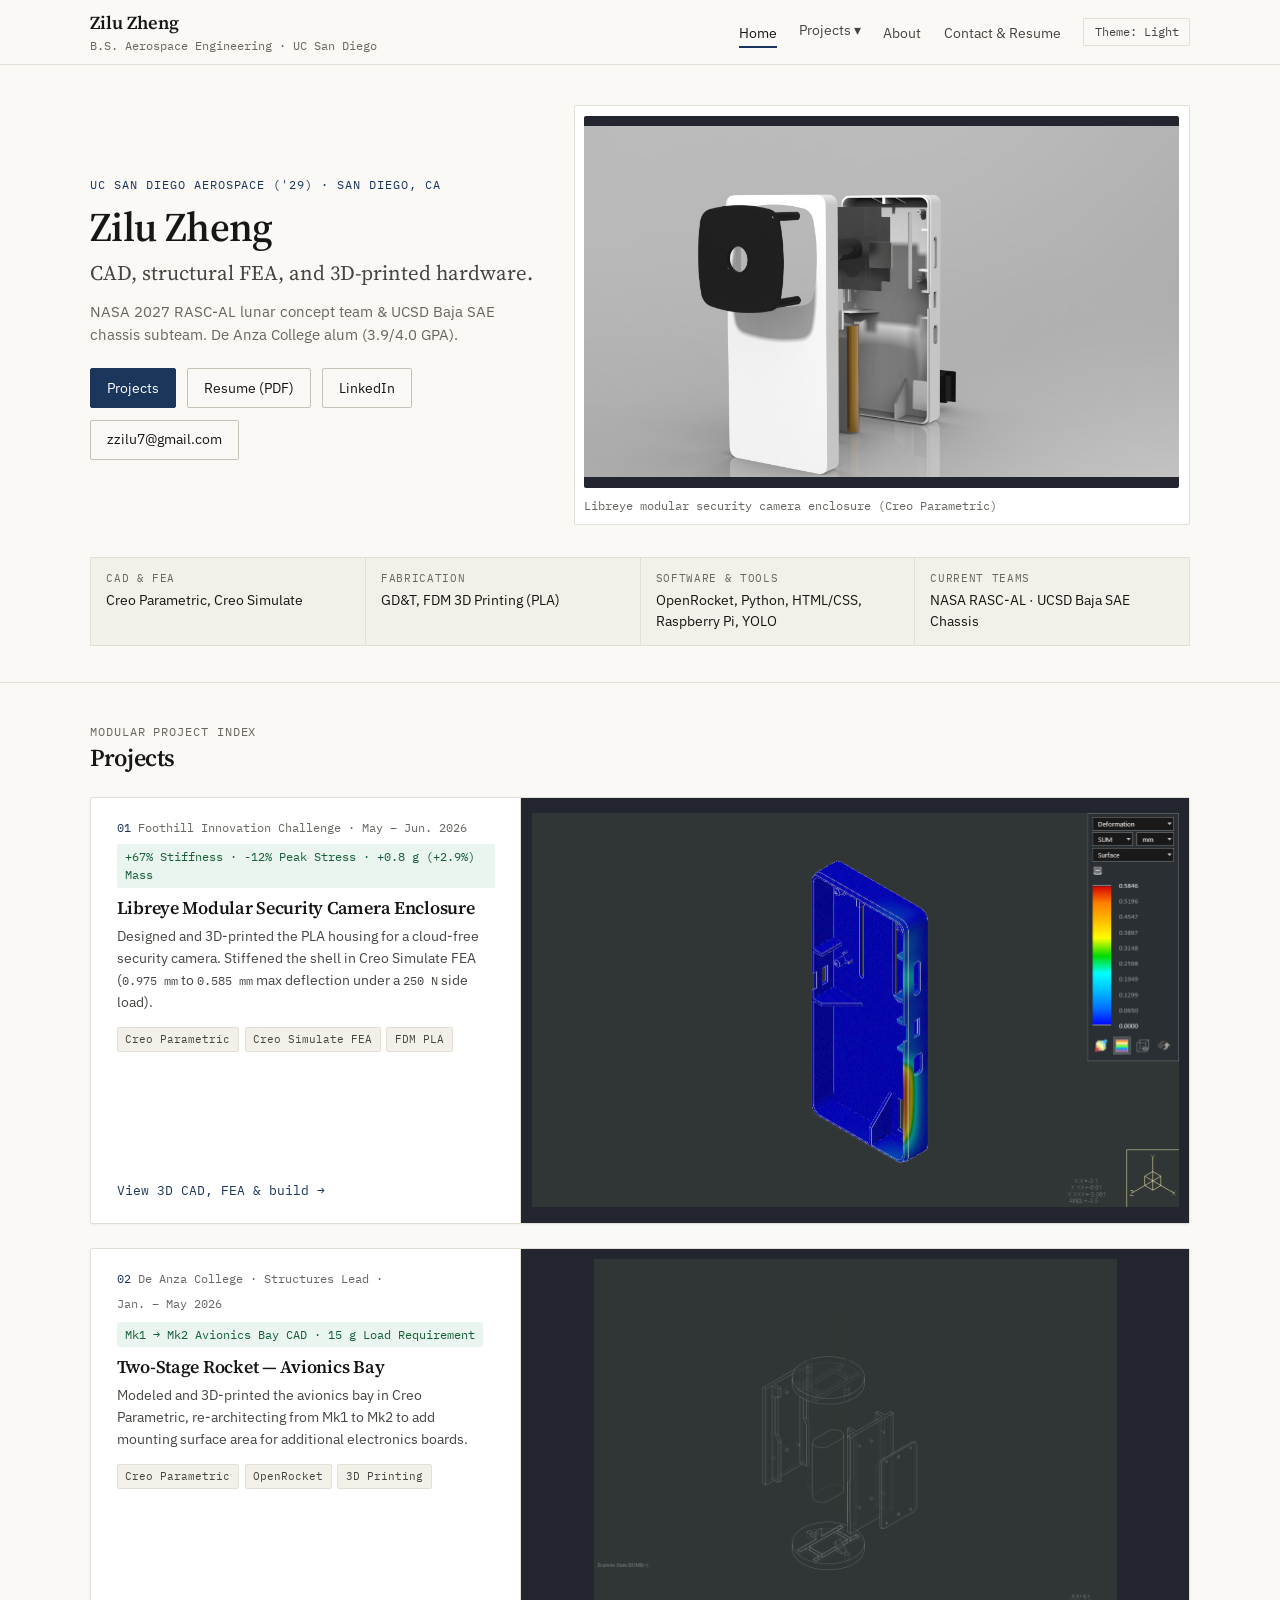
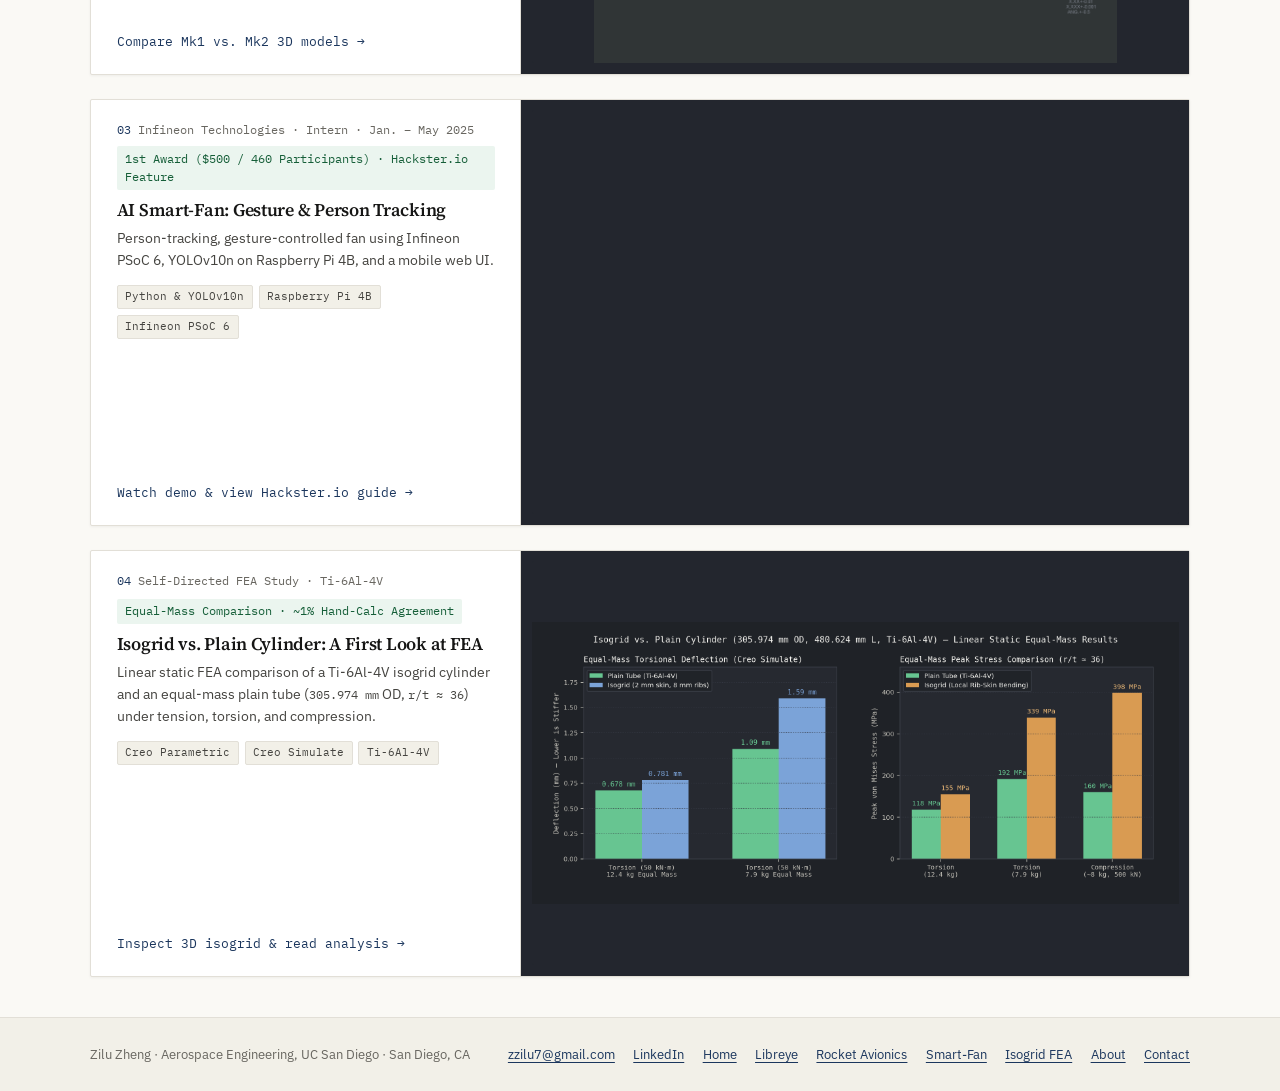
<file: index.html>
<!DOCTYPE html>
<html lang="en">
<head>
  <meta charset="UTF-8">
  <meta name="viewport" content="width=device-width, initial-scale=1.0">
  <title>Zilu Zheng — Aerospace Engineering Portfolio</title>
  <meta name="description" content="Aerospace engineering portfolio of Zilu Zheng (UC San Diego '29).">
  <link rel="preconnect" href="https://fonts.googleapis.com">
  <link rel="preconnect" href="https://fonts.gstatic.com" crossorigin>
  <link href="https://fonts.googleapis.com/css2?family=IBM+Plex+Mono:wght@400;500&family=IBM+Plex+Sans:wght@400;500&family=Source+Serif+4:opsz,wght@8..60,500;8..60,600&display=swap" rel="stylesheet">
  <link rel="stylesheet" href="style.css">
</head>
<body>
  <a href="#main-content" class="skip-link">Skip to main content</a>
  <header class="site-header">
    <div class="container header-inner">
      <a href="index.html" class="brand">
        <span class="brand-name">Zilu Zheng</span>
        <span class="brand-meta">B.S. Aerospace Engineering · UC San Diego</span>
      </a>

      <div class="nav-wrapper">
        <button type="button" id="mobile-menu-btn" class="mobile-menu-btn" aria-expanded="false" aria-controls="site-nav">Menu</button>
        <nav id="site-nav" class="site-nav" aria-label="Primary navigation">
          <ul>
            <li><a href="index.html" aria-current="page">Home</a></li>
            <li class="nav-dropdown">
              <a href="index.html#featured-projects-list" class="nav-dropdown-trigger">Projects &#9662;</a>
              <ul class="nav-dropdown-menu" aria-label="Project Pages">
                <li><a href="projects/libreye.html">01 · Libreye Camera Enclosure</a></li>
                <li><a href="projects/two-stage-rocket.html">02 · Rocket Avionics Bay</a></li>
                <li><a href="projects/ai-smart-fan.html">03 · AI Smart-Fan</a></li>
                <li><a href="projects/isogrid-analysis.html">04 · Isogrid Analysis</a></li>
              </ul>
            </li>
            <li><a href="about.html">About</a></li>
            <li><a href="contact.html">Contact &amp; Resume</a></li>
          </ul>
        </nav>
        <button type="button" id="theme-toggle" class="theme-toggle" aria-pressed="false">Theme: Light</button>
      </div>
    </div>
  </header>

  <main id="main-content">
    <section class="hero">
      <div class="container">
        <div class="hero-grid">
          <div>
            <span class="hero-eyebrow">UC San Diego Aerospace ('29) · San Diego, CA</span>
            <h1 class="hero-title">Zilu Zheng</h1>
            <p class="hero-oneliner">
              CAD, structural FEA, and 3D-printed hardware.
            </p>
            <p class="hero-intro">
              NASA 2027 RASC-AL lunar concept team &amp; UCSD Baja SAE chassis subteam. De Anza College alum (3.9/4.0 GPA).
            </p>
            <div class="hero-actions">
              <a href="#featured-projects-list" class="btn btn-primary">Projects</a>
              <a href="assets/docs/Zilu-Zheng-Resume.pdf" download class="btn btn-secondary">Resume (PDF)</a>
              <a href="https://www.linkedin.com/in/ziluzheng/" target="_blank" rel="noopener noreferrer" class="btn btn-secondary">LinkedIn</a>
              <a href="mailto:zzilu7@gmail.com" class="btn btn-secondary">zzilu7@gmail.com</a>
            </div>
          </div>

          <figure class="placeholder-figure">
            <img src="assets/images/Libreye_Exploded_Render.jpg" alt="Exploded Creo Parametric render of the Libreye camera enclosure" loading="eager">
            <figcaption>Libreye modular security camera enclosure (Creo Parametric)</figcaption>
          </figure>
        </div>

        <div class="spec-strip" role="region" aria-label="Technical Snapshot">
          <div class="spec-cell">
            <div class="spec-label">CAD &amp; FEA</div>
            <div class="spec-value">Creo Parametric, Creo Simulate</div>
          </div>
          <div class="spec-cell">
            <div class="spec-label">Fabrication</div>
            <div class="spec-value">GD&amp;T, FDM 3D Printing (PLA)</div>
          </div>
          <div class="spec-cell">
            <div class="spec-label">Software &amp; Tools</div>
            <div class="spec-value">OpenRocket, Python, HTML/CSS, Raspberry Pi, YOLO</div>
          </div>
          <div class="spec-cell">
            <div class="spec-label">Current Teams</div>
            <div class="spec-value">NASA RASC-AL · UCSD Baja SAE Chassis</div>
          </div>
        </div>
      </div>
    </section>

    <section id="featured-projects-list" class="section">
      <div class="container">
        <div class="section-header">
          <div>
            <span class="section-kicker">Modular Project Index</span>
            <h2>Projects</h2>
          </div>
        </div>

        <div class="project-list">
          <!-- PROJECT 01 -->
          <article class="project-card reveal">
            <div class="project-card-body">
              <div>
                <div class="project-meta-top">
                  <span class="project-index">01</span>
                  <span>Foothill Innovation Challenge</span>
                  <span>·</span>
                  <span>May – Jun. 2026</span>
                </div>
                <span class="project-lead-metric">+67% Stiffness · -12% Peak Stress · +0.8 g (+2.9%) Mass</span>
                <h3 class="project-card-title">
                  <a href="projects/libreye.html">Libreye Modular Security Camera Enclosure</a>
                </h3>
                <p class="project-card-summary">
                  Designed and 3D-printed the PLA housing for a cloud-free security camera. Stiffened the shell in Creo Simulate FEA (<code>0.975 mm</code> to <code>0.585 mm</code> max deflection under a <code>250 N</code> side load).
                </p>
                <ul class="project-tags" aria-label="Technologies used">
                  <li>Creo Parametric</li>
                  <li>Creo Simulate FEA</li>
                  <li>FDM PLA</li>
                </ul>
              </div>
              <a href="projects/libreye.html" class="project-card-link">
                View 3D CAD, FEA &amp; build &rarr;
              </a>
            </div>
            <div class="project-card-visual">
              <img src="assets/images/shell_fea_deform_after.png" alt="Creo Simulate FEA deformation plot after stiffening" loading="lazy">
            </div>
          </article>

          <!-- PROJECT 02 -->
          <article class="project-card reveal">
            <div class="project-card-body">
              <div>
                <div class="project-meta-top">
                  <span class="project-index">02</span>
                  <span>De Anza College · Structures Lead</span>
                  <span>·</span>
                  <span>Jan. – May 2026</span>
                </div>
                <span class="project-lead-metric">Mk1 &rarr; Mk2 Avionics Bay CAD · 15 g Load Requirement</span>
                <h3 class="project-card-title">
                  <a href="projects/two-stage-rocket.html">Two-Stage Rocket — Avionics Bay</a>
                </h3>
                <p class="project-card-summary">
                  Modeled and 3D-printed the avionics bay in Creo Parametric, re-architecting from Mk1 to Mk2 to add mounting surface area for additional electronics boards.
                </p>
                <ul class="project-tags" aria-label="Technologies used">
                  <li>Creo Parametric</li>
                  <li>OpenRocket</li>
                  <li>3D Printing</li>
                </ul>
              </div>
              <a href="projects/two-stage-rocket.html" class="project-card-link">
                Compare Mk1 vs. Mk2 3D models &rarr;
              </a>
            </div>
            <div class="project-card-visual">
              <img src="assets/images/avi_bay_exploded_wireframe.png" alt="Creo Parametric exploded wireframe of the Mk2 avionics bay" loading="lazy">
            </div>
          </article>

          <!-- PROJECT 03 -->
          <article class="project-card reveal">
            <div class="project-card-body">
              <div>
                <div class="project-meta-top">
                  <span class="project-index">03</span>
                  <span>Infineon Technologies · Intern</span>
                  <span>·</span>
                  <span>Jan. – May 2025</span>
                </div>
                <span class="project-lead-metric">1st Award ($500 / 460 Participants) · Hackster.io Feature</span>
                <h3 class="project-card-title">
                  <a href="projects/ai-smart-fan.html">AI Smart-Fan: Gesture &amp; Person Tracking</a>
                </h3>
                <p class="project-card-summary">
                  Person-tracking, gesture-controlled fan using Infineon PSoC 6, YOLOv10n on Raspberry Pi 4B, and a mobile web UI.
                </p>
                <ul class="project-tags" aria-label="Technologies used">
                  <li>Python &amp; YOLOv10n</li>
                  <li>Raspberry Pi 4B</li>
                  <li>Infineon PSoC 6</li>
                </ul>
              </div>
              <a href="projects/ai-smart-fan.html" class="project-card-link">
                Watch demo &amp; view Hackster.io guide &rarr;
              </a>
            </div>
            <div class="project-card-visual">
              <iframe
                src="https://www.youtube.com/embed/HNthJkpOzjI"
                title="AI Smart-Fan YouTube Demo"
                loading="lazy"
                allow="accelerometer; autoplay; clipboard-write; encrypted-media; gyroscope; picture-in-picture; web-share"
                allowfullscreen>
              </iframe>
            </div>
          </article>

          <!-- PROJECT 04 -->
          <article class="project-card reveal">
            <div class="project-card-body">
              <div>
                <div class="project-meta-top">
                  <span class="project-index">04</span>
                  <span>Self-Directed FEA Study</span>
                  <span>·</span>
                  <span>Ti-6Al-4V</span>
                </div>
                <span class="project-lead-metric">Equal-Mass Comparison · ~1% Hand-Calc Agreement</span>
                <h3 class="project-card-title">
                  <a href="projects/isogrid-analysis.html">Isogrid vs. Plain Cylinder: A First Look at FEA</a>
                </h3>
                <p class="project-card-summary">
                  Linear static FEA comparison of a Ti-6Al-4V isogrid cylinder and an equal-mass plain tube (<code>305.974 mm</code> OD, <code>r/t &approx; 36</code>) under tension, torsion, and compression.
                </p>
                <ul class="project-tags" aria-label="Technologies used">
                  <li>Creo Parametric</li>
                  <li>Creo Simulate</li>
                  <li>Ti-6Al-4V</li>
                </ul>
              </div>
              <a href="projects/isogrid-analysis.html" class="project-card-link">
                Inspect 3D isogrid &amp; read analysis &rarr;
              </a>
            </div>
            <div class="project-card-visual">
              <img src="assets/images/isogrid_fea_comparison.png" alt="Equal-mass FEA comparison chart between plain tube and isogrid cylinder" loading="lazy">
            </div>
          </article>

          <!-- Modular template: duplicate an <article class="project-card reveal"> block above to add Project 05+ -->
        </div>
      </div>
    </section>
  </main>

  <footer class="site-footer">
    <div class="container footer-inner">
      <div>
        Zilu Zheng · Aerospace Engineering, UC San Diego · San Diego, CA
      </div>
      <ul class="footer-links">
        <li><a href="mailto:zzilu7@gmail.com">zzilu7@gmail.com</a></li>
        <li><a href="https://www.linkedin.com/in/ziluzheng/" target="_blank" rel="noopener noreferrer">LinkedIn</a></li>
        <li><a href="index.html">Home</a></li>
        <li><a href="projects/libreye.html">Libreye</a></li>
        <li><a href="projects/two-stage-rocket.html">Rocket Avionics</a></li>
        <li><a href="projects/ai-smart-fan.html">Smart-Fan</a></li>
        <li><a href="projects/isogrid-analysis.html">Isogrid FEA</a></li>
        <li><a href="about.html">About</a></li>
        <li><a href="contact.html">Contact</a></li>
      </ul>
    </div>
  </footer>
  <script src="main.js"></script>
</body>
</html>
</file>
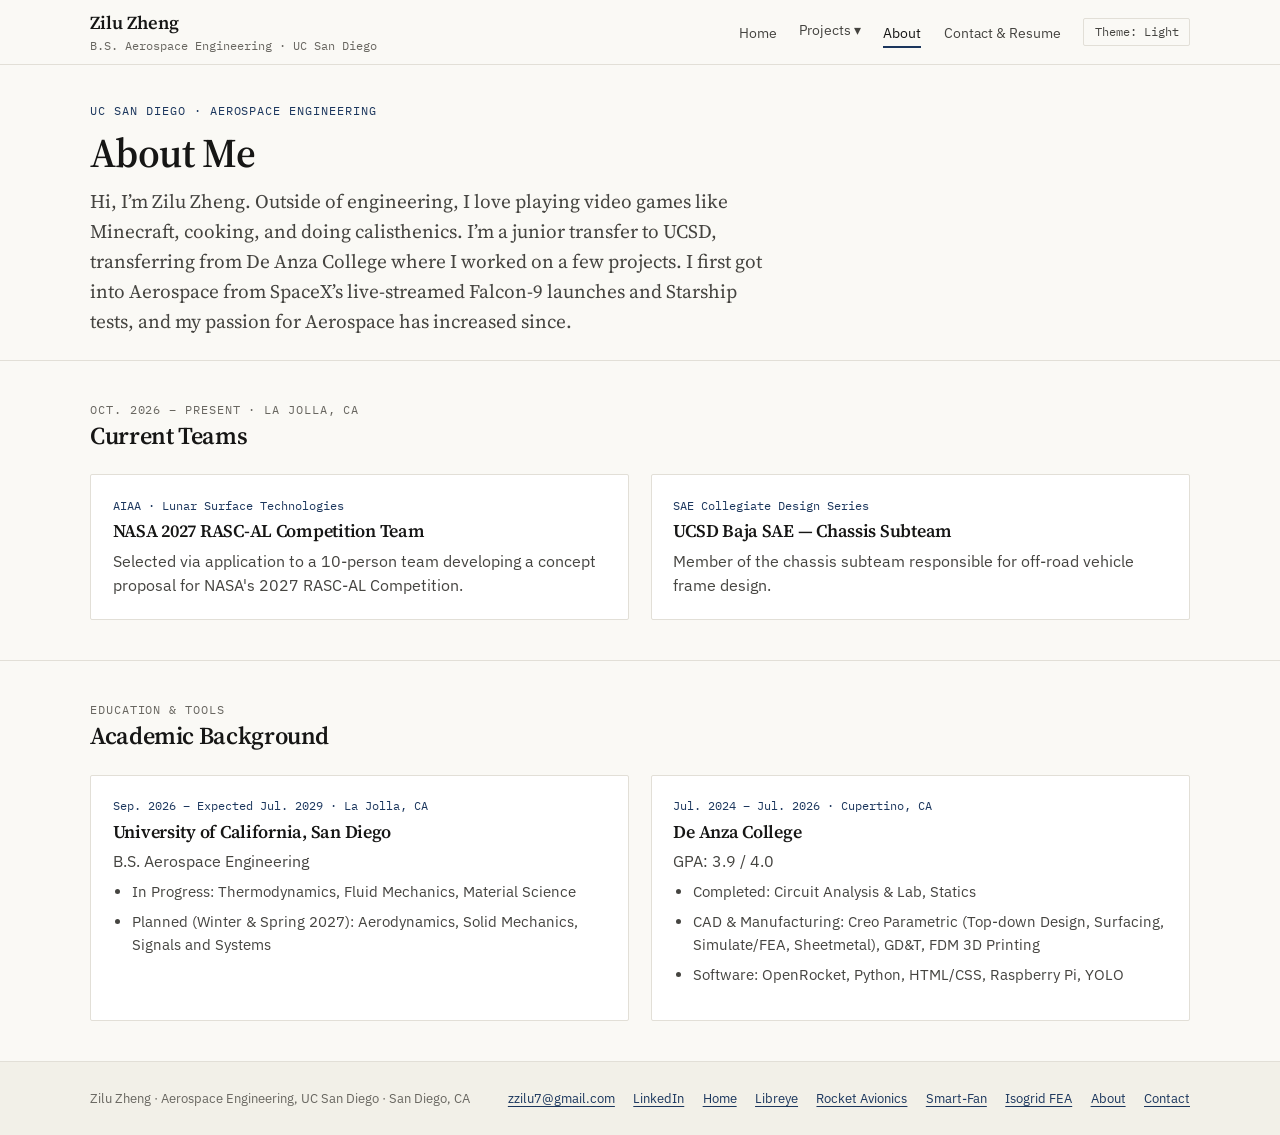
<file: about.html>
<!DOCTYPE html>
<html lang="en">
<head>
  <meta charset="UTF-8">
  <meta name="viewport" content="width=device-width, initial-scale=1.0">
  <title>About — Zilu Zheng</title>
  <link rel="preconnect" href="https://fonts.googleapis.com">
  <link rel="preconnect" href="https://fonts.gstatic.com" crossorigin>
  <link href="https://fonts.googleapis.com/css2?family=IBM+Plex+Mono:wght@400;500&family=IBM+Plex+Sans:wght@400;500&family=Source+Serif+4:opsz,wght@8..60,500;8..60,600&display=swap" rel="stylesheet">
  <link rel="stylesheet" href="style.css">
</head>
<body>
  <a href="#main-content" class="skip-link">Skip to main content</a>
  <header class="site-header">
    <div class="container header-inner">
      <a href="index.html" class="brand">
        <span class="brand-name">Zilu Zheng</span>
        <span class="brand-meta">B.S. Aerospace Engineering · UC San Diego</span>
      </a>

      <div class="nav-wrapper">
        <button type="button" id="mobile-menu-btn" class="mobile-menu-btn" aria-expanded="false" aria-controls="site-nav">Menu</button>
        <nav id="site-nav" class="site-nav" aria-label="Primary navigation">
          <ul>
            <li><a href="index.html">Home</a></li>
            <li class="nav-dropdown">
              <a href="index.html#featured-projects-list" class="nav-dropdown-trigger">Projects &#9662;</a>
              <ul class="nav-dropdown-menu" aria-label="Project Pages">
                <li><a href="projects/libreye.html">01 · Libreye Camera Enclosure</a></li>
                <li><a href="projects/two-stage-rocket.html">02 · Rocket Avionics Bay</a></li>
                <li><a href="projects/ai-smart-fan.html">03 · AI Smart-Fan</a></li>
                <li><a href="projects/isogrid-analysis.html">04 · Isogrid Analysis</a></li>
              </ul>
            </li>
            <li><a href="about.html" aria-current="page">About</a></li>
            <li><a href="contact.html">Contact &amp; Resume</a></li>
          </ul>
        </nav>
        <button type="button" id="theme-toggle" class="theme-toggle" aria-pressed="false">Theme: Light</button>
      </div>
    </div>
  </header>

  <main id="main-content">
    <section class="case-header">
      <div class="container">
        <span class="hero-eyebrow">UC San Diego · Aerospace Engineering</span>
        <h1>About Me</h1>
        <p class="case-summary-line" style="margin-top: 0.65rem;">
          Hi, I&rsquo;m Zilu Zheng. Outside of engineering, I love playing video games like Minecraft, cooking, and doing calisthenics. I&rsquo;m a junior transfer to UCSD, transferring from De Anza College where I worked on a few projects. I first got into Aerospace from SpaceX&rsquo;s live-streamed Falcon-9 launches and Starship tests, and my passion for Aerospace has increased since.
        </p>
      </div>
    </section>

    <section class="section">
      <div class="container">
        <div class="section-header">
          <div>
            <span class="section-kicker">Oct. 2026 – Present · La Jolla, CA</span>
            <h2>Current Teams</h2>
          </div>
        </div>

        <div class="info-grid">
          <div class="info-card reveal">
            <span class="info-card-meta">AIAA · Lunar Surface Technologies</span>
            <h3>NASA 2027 RASC-AL Competition Team</h3>
            <p>
              Selected via application to a 10-person team developing a concept proposal for NASA's 2027 RASC-AL Competition.
            </p>
          </div>

          <div class="info-card reveal">
            <span class="info-card-meta">SAE Collegiate Design Series</span>
            <h3>UCSD Baja SAE — Chassis Subteam</h3>
            <p>
              Member of the chassis subteam responsible for off-road vehicle frame design.
            </p>
          </div>
        </div>
      </div>
    </section>

    <section class="section">
      <div class="container">
        <div class="section-header">
          <div>
            <span class="section-kicker">Education &amp; Tools</span>
            <h2>Academic Background</h2>
          </div>
        </div>

        <div class="info-grid">
          <div class="info-card reveal">
            <span class="info-card-meta">Sep. 2026 – Expected Jul. 2029 · La Jolla, CA</span>
            <h3>University of California, San Diego</h3>
            <p>B.S. Aerospace Engineering</p>
            <ul class="compact-list">
              <li>In Progress: Thermodynamics, Fluid Mechanics, Material Science</li>
              <li>Planned (Winter &amp; Spring 2027): Aerodynamics, Solid Mechanics, Signals and Systems</li>
            </ul>
          </div>

          <div class="info-card reveal">
            <span class="info-card-meta">Jul. 2024 – Jul. 2026 · Cupertino, CA</span>
            <h3>De Anza College</h3>
            <p>GPA: 3.9 / 4.0</p>
            <ul class="compact-list">
              <li>Completed: Circuit Analysis &amp; Lab, Statics</li>
              <li>CAD &amp; Manufacturing: Creo Parametric (Top-down Design, Surfacing, Simulate/FEA, Sheetmetal), GD&amp;T, FDM 3D Printing</li>
              <li>Software: OpenRocket, Python, HTML/CSS, Raspberry Pi, YOLO</li>
            </ul>
          </div>
        </div>
      </div>
    </section>
  </main>

  <footer class="site-footer">
    <div class="container footer-inner">
      <div>
        Zilu Zheng · Aerospace Engineering, UC San Diego · San Diego, CA
      </div>
      <ul class="footer-links">
        <li><a href="mailto:zzilu7@gmail.com">zzilu7@gmail.com</a></li>
        <li><a href="https://www.linkedin.com/in/ziluzheng/" target="_blank" rel="noopener noreferrer">LinkedIn</a></li>
        <li><a href="index.html">Home</a></li>
        <li><a href="projects/libreye.html">Libreye</a></li>
        <li><a href="projects/two-stage-rocket.html">Rocket Avionics</a></li>
        <li><a href="projects/ai-smart-fan.html">Smart-Fan</a></li>
        <li><a href="projects/isogrid-analysis.html">Isogrid FEA</a></li>
        <li><a href="about.html">About</a></li>
        <li><a href="contact.html">Contact</a></li>
      </ul>
    </div>
  </footer>
  <script src="main.js"></script>
</body>
</html>
</file>
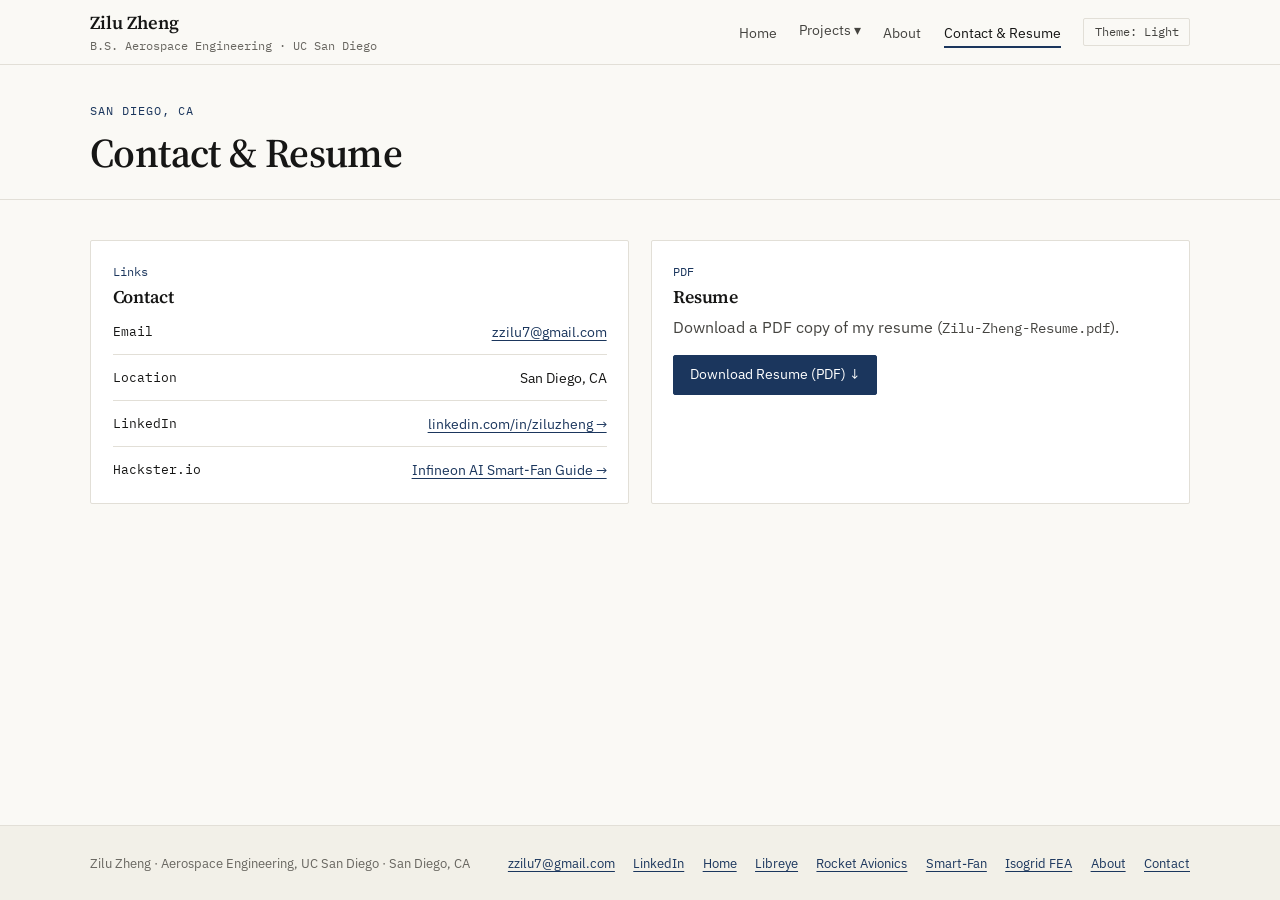
<file: contact.html>
<!DOCTYPE html>
<html lang="en">
<head>
  <meta charset="UTF-8">
  <meta name="viewport" content="width=device-width, initial-scale=1.0">
  <title>Contact &amp; Resume — Zilu Zheng</title>
  <link rel="preconnect" href="https://fonts.googleapis.com">
  <link rel="preconnect" href="https://fonts.gstatic.com" crossorigin>
  <link href="https://fonts.googleapis.com/css2?family=IBM+Plex+Mono:wght@400;500&family=IBM+Plex+Sans:wght@400;500&family=Source+Serif+4:opsz,wght@8..60,500;8..60,600&display=swap" rel="stylesheet">
  <link rel="stylesheet" href="style.css">
</head>
<body>
  <a href="#main-content" class="skip-link">Skip to main content</a>
  <header class="site-header">
    <div class="container header-inner">
      <a href="index.html" class="brand">
        <span class="brand-name">Zilu Zheng</span>
        <span class="brand-meta">B.S. Aerospace Engineering · UC San Diego</span>
      </a>

      <div class="nav-wrapper">
        <button type="button" id="mobile-menu-btn" class="mobile-menu-btn" aria-expanded="false" aria-controls="site-nav">Menu</button>
        <nav id="site-nav" class="site-nav" aria-label="Primary navigation">
          <ul>
            <li><a href="index.html">Home</a></li>
            <li class="nav-dropdown">
              <a href="index.html#featured-projects-list" class="nav-dropdown-trigger">Projects &#9662;</a>
              <ul class="nav-dropdown-menu" aria-label="Project Pages">
                <li><a href="projects/libreye.html">01 · Libreye Camera Enclosure</a></li>
                <li><a href="projects/two-stage-rocket.html">02 · Rocket Avionics Bay</a></li>
                <li><a href="projects/ai-smart-fan.html">03 · AI Smart-Fan</a></li>
                <li><a href="projects/isogrid-analysis.html">04 · Isogrid Analysis</a></li>
              </ul>
            </li>
            <li><a href="about.html">About</a></li>
            <li><a href="contact.html" aria-current="page">Contact &amp; Resume</a></li>
          </ul>
        </nav>
        <button type="button" id="theme-toggle" class="theme-toggle" aria-pressed="false">Theme: Light</button>
      </div>
    </div>
  </header>

  <main id="main-content">
    <section class="case-header">
      <div class="container">
        <span class="hero-eyebrow">San Diego, CA</span>
        <h1>Contact &amp; Resume</h1>
      </div>
    </section>

    <section class="section">
      <div class="container">
        <div class="info-grid">
          <div class="info-card reveal">
            <span class="info-card-meta">Links</span>
            <h3>Contact</h3>
            <ul class="contact-list">
              <li>
                <span class="mono">Email</span>
                <a href="mailto:zzilu7@gmail.com">zzilu7@gmail.com</a>
              </li>
              <li>
                <span class="mono">Location</span>
                <span>San Diego, CA</span>
              </li>
              <li>
                <span class="mono">LinkedIn</span>
                <a href="https://www.linkedin.com/in/ziluzheng/" target="_blank" rel="noopener noreferrer">linkedin.com/in/ziluzheng &rarr;</a>
              </li>
              <li>
                <span class="mono">Hackster.io</span>
                <a href="https://www.hackster.io/de-anza-college/intellifan-smart-portable-fan-psoc-6-ai-evaluation-kit-98e096" target="_blank" rel="noopener noreferrer">Infineon AI Smart-Fan Guide &rarr;</a>
              </li>
            </ul>
          </div>

          <div class="info-card reveal">
            <span class="info-card-meta">PDF</span>
            <h3>Resume</h3>
            <p style="margin-bottom: 1rem;">
              Download a PDF copy of my resume (<code>Zilu-Zheng-Resume.pdf</code>).
            </p>
            <a href="assets/docs/Zilu-Zheng-Resume.pdf" download class="btn btn-primary">Download Resume (PDF) &darr;</a>
          </div>
        </div>
      </div>
    </section>
  </main>

  <footer class="site-footer">
    <div class="container footer-inner">
      <div>
        Zilu Zheng · Aerospace Engineering, UC San Diego · San Diego, CA
      </div>
      <ul class="footer-links">
        <li><a href="mailto:zzilu7@gmail.com">zzilu7@gmail.com</a></li>
        <li><a href="https://www.linkedin.com/in/ziluzheng/" target="_blank" rel="noopener noreferrer">LinkedIn</a></li>
        <li><a href="index.html">Home</a></li>
        <li><a href="projects/libreye.html">Libreye</a></li>
        <li><a href="projects/two-stage-rocket.html">Rocket Avionics</a></li>
        <li><a href="projects/ai-smart-fan.html">Smart-Fan</a></li>
        <li><a href="projects/isogrid-analysis.html">Isogrid FEA</a></li>
        <li><a href="about.html">About</a></li>
        <li><a href="contact.html">Contact</a></li>
      </ul>
    </div>
  </footer>
  <script src="main.js"></script>
</body>
</html>
</file>
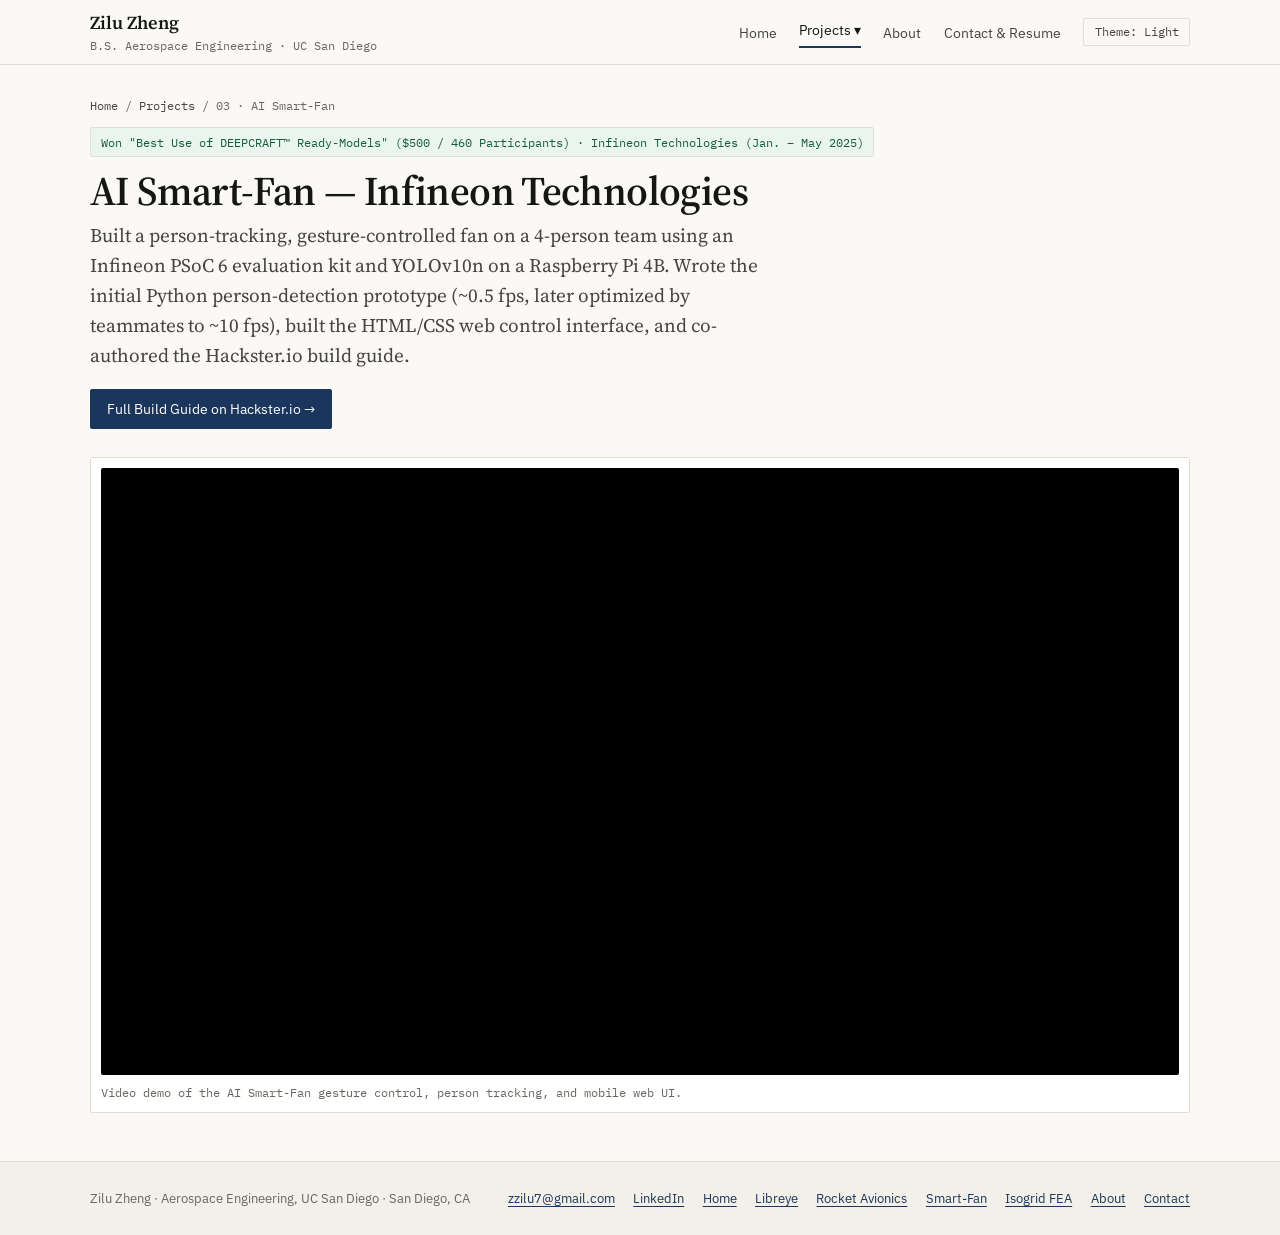
<file: projects/ai-smart-fan.html>
<!DOCTYPE html>
<html lang="en">
<head>
  <meta charset="UTF-8">
  <meta name="viewport" content="width=device-width, initial-scale=1.0">
  <title>AI Smart-Fan (Infineon Technologies) — Zilu Zheng</title>
  <link rel="preconnect" href="https://fonts.googleapis.com">
  <link rel="preconnect" href="https://fonts.gstatic.com" crossorigin>
  <link href="https://fonts.googleapis.com/css2?family=IBM+Plex+Mono:wght@400;500&family=IBM+Plex+Sans:wght@400;500&family=Source+Serif+4:opsz,wght@8..60,500;8..60,600&display=swap" rel="stylesheet">
  <link rel="stylesheet" href="../style.css">
</head>
<body>
  <a href="#main-content" class="skip-link">Skip to main content</a>
  <header class="site-header">
    <div class="container header-inner">
      <a href="../index.html" class="brand">
        <span class="brand-name">Zilu Zheng</span>
        <span class="brand-meta">B.S. Aerospace Engineering · UC San Diego</span>
      </a>

      <div class="nav-wrapper">
        <button type="button" id="mobile-menu-btn" class="mobile-menu-btn" aria-expanded="false" aria-controls="site-nav">Menu</button>
        <nav id="site-nav" class="site-nav" aria-label="Primary navigation">
          <ul>
            <li><a href="../index.html">Home</a></li>
            <li class="nav-dropdown">
              <a href="../index.html#featured-projects-list" class="nav-dropdown-trigger" aria-current="page">Projects &#9662;</a>
              <ul class="nav-dropdown-menu" aria-label="Project Pages">
                <li><a href="../projects/libreye.html">01 · Libreye Camera Enclosure</a></li>
                <li><a href="../projects/two-stage-rocket.html">02 · Rocket Avionics Bay</a></li>
                <li><a href="../projects/ai-smart-fan.html">03 · AI Smart-Fan</a></li>
                <li><a href="../projects/isogrid-analysis.html">04 · Isogrid Analysis</a></li>
              </ul>
            </li>
            <li><a href="../about.html">About</a></li>
            <li><a href="../contact.html">Contact &amp; Resume</a></li>
          </ul>
        </nav>
        <button type="button" id="theme-toggle" class="theme-toggle" aria-pressed="false">Theme: Light</button>
      </div>
    </div>
  </header>

  <main id="main-content">
    <section class="case-header" style="border-bottom: none; padding-bottom: 3rem;">
      <div class="container">
        <nav class="breadcrumb" aria-label="Breadcrumb">
          <a href="../index.html">Home</a> / <a href="../index.html#featured-projects-list">Projects</a> / <span>03 · AI Smart-Fan</span>
        </nav>

        <div class="case-lead-banner">
          <span>Won "Best Use of DEEPCRAFT™ Ready-Models" ($500 / 460 Participants) · Infineon Technologies (Jan. – May 2025)</span>
        </div>

        <h1>AI Smart-Fan — Infineon Technologies</h1>

        <p class="case-summary-line" style="margin-bottom: 1.15rem;">
          Built a person-tracking, gesture-controlled fan on a 4-person team using an Infineon PSoC 6 evaluation kit and YOLOv10n on a Raspberry Pi 4B. Wrote the initial Python person-detection prototype (~0.5 fps, later optimized by teammates to ~10 fps), built the HTML/CSS web control interface, and co-authored the Hackster.io build guide.
        </p>

        <div class="hero-actions" style="margin-bottom: 1.75rem;">
          <a href="https://www.hackster.io/de-anza-college/intellifan-smart-portable-fan-psoc-6-ai-evaluation-kit-98e096" target="_blank" rel="noopener noreferrer" class="btn btn-primary">
            Full Build Guide on Hackster.io &rarr;
          </a>
        </div>

        <figure class="placeholder-figure wide">
          <div class="video-embed-wrap">
            <iframe
              src="https://www.youtube.com/embed/HNthJkpOzjI"
              title="AI Smart-Fan Demonstration Video"
              allow="accelerometer; autoplay; clipboard-write; encrypted-media; gyroscope; picture-in-picture; web-share"
              allowfullscreen>
            </iframe>
          </div>
          <figcaption>Video demo of the AI Smart-Fan gesture control, person tracking, and mobile web UI.</figcaption>
        </figure>
      </div>
    </section>
  </main>

  <footer class="site-footer">
    <div class="container footer-inner">
      <div>
        Zilu Zheng · Aerospace Engineering, UC San Diego · San Diego, CA
      </div>
      <ul class="footer-links">
        <li><a href="mailto:zzilu7@gmail.com">zzilu7@gmail.com</a></li>
        <li><a href="https://www.linkedin.com/in/ziluzheng/" target="_blank" rel="noopener noreferrer">LinkedIn</a></li>
        <li><a href="../index.html">Home</a></li>
        <li><a href="../projects/libreye.html">Libreye</a></li>
        <li><a href="../projects/two-stage-rocket.html">Rocket Avionics</a></li>
        <li><a href="../projects/ai-smart-fan.html">Smart-Fan</a></li>
        <li><a href="../projects/isogrid-analysis.html">Isogrid FEA</a></li>
        <li><a href="../about.html">About</a></li>
        <li><a href="../contact.html">Contact</a></li>
      </ul>
    </div>
  </footer>
  <script src="../main.js"></script>
</body>
</html>
</file>
<file: style.css>
/* ==========================================================================
   Zilu Zheng — Aerospace Engineering Portfolio
   Shared Stylesheet (style.css)
   Visual-First, Minimal-Text Engineering Layout
   ========================================================================== */

:root {
  --bg-primary: #FAF9F5;
  --bg-elevated: #F2F0E8;
  --bg-card: #FFFFFF;
  --bg-viewer: #23262E;
  --text-primary: #161615;
  --text-secondary: #454440;
  --text-muted: #686660;
  --border-subtle: #E2DFD7;
  --border-strong: #C7C3B8;
  --accent: #1B365D;
  --accent-hover: #122440;
  --accent-subtle: #EBF0F6;
  --metric-positive: #155E38;
  --metric-bg: #EBF5EF;

  --placeholder-bg: #FDF7EE;
  --placeholder-border: #D99B52;
  --placeholder-text: #7C430A;

  --font-serif: 'Source Serif 4', Georgia, Cambria, serif;
  --font-sans: 'IBM Plex Sans', -apple-system, BlinkMacSystemFont, sans-serif;
  --font-mono: 'IBM Plex Mono', ui-monospace, SFMono-Regular, Menlo, monospace;

  --container-max: 1180px;
  --reading-max: 66ch;
  --radius-sharp: 2px;
  --shadow-subtle: 0 1px 3px rgba(22, 22, 21, 0.05);
  --transition-base: 180ms ease;
}

[data-theme="dark"] {
  --bg-primary: #121316;
  --bg-elevated: #1A1C20;
  --bg-card: #17191D;
  --bg-viewer: #1E2127;
  --text-primary: #F1F0EC;
  --text-secondary: #C2C0B8;
  --text-muted: #8E8C84;
  --border-subtle: #2A2D34;
  --border-strong: #3E424C;
  --accent: #7BA3D8;
  --accent-hover: #9BBCE6;
  --accent-subtle: #1D2838;
  --metric-positive: #67C591;
  --metric-bg: #162B20;
  --placeholder-bg: #261E14;
  --placeholder-border: #B57B35;
  --placeholder-text: #F0BC79;
  --shadow-subtle: 0 1px 4px rgba(0, 0, 0, 0.25);
}

*, *::before, *::after {
  box-sizing: border-box;
  margin: 0;
  padding: 0;
}

html {
  font-size: 16px;
  scroll-behavior: smooth;
  -webkit-text-size-adjust: 100%;
}

body {
  font-family: var(--font-sans);
  background-color: var(--bg-primary);
  color: var(--text-primary);
  line-height: 1.56;
  font-size: 0.975rem;
  min-height: 100vh;
  display: flex;
  flex-direction: column;
  transition: background-color var(--transition-base), color var(--transition-base);
}

.skip-link {
  position: absolute;
  top: -100px;
  left: 1rem;
  background: var(--accent);
  color: #FFFFFF;
  padding: 0.5rem 1rem;
  font-family: var(--font-mono);
  font-size: 0.8125rem;
  text-decoration: none;
  z-index: 1000;
  border-radius: var(--radius-sharp);
}

.skip-link:focus {
  top: 1rem;
}

:focus-visible {
  outline: 2px solid var(--accent);
  outline-offset: 3px;
}

h1, h2, h3, h4 {
  font-family: var(--font-serif);
  font-weight: 600;
  color: var(--text-primary);
  line-height: 1.18;
  letter-spacing: -0.015em;
}

h1 {
  font-size: clamp(1.85rem, 3.2vw, 2.55rem);
}

h2 {
  font-size: clamp(1.25rem, 1.9vw, 1.55rem);
}

h3 {
  font-size: clamp(1.06rem, 1.4vw, 1.22rem);
}

p {
  color: var(--text-secondary);
  max-width: var(--reading-max);
}

p + p {
  margin-top: 0.7rem;
}

a {
  color: var(--accent);
  text-decoration-thickness: 1px;
  text-underline-offset: 3px;
  transition: color var(--transition-base);
}

a:hover {
  color: var(--accent-hover);
}

code, pre, .mono {
  font-family: var(--font-mono);
  font-size: 0.875em;
}

img {
  max-width: 100%;
  height: auto;
  display: block;
}

.container {
  width: 100%;
  max-width: var(--container-max);
  margin: 0 auto;
  padding: 0 1.5rem;
}

@media (min-width: 768px) {
  .container {
    padding: 0 2.5rem;
  }
}

main {
  flex: 1;
}

/* Header & Modular Dropdown Navigation */
.site-header {
  border-bottom: 1px solid var(--border-subtle);
  background-color: var(--bg-primary);
  position: sticky;
  top: 0;
  z-index: 100;
}

.header-inner {
  display: flex;
  align-items: center;
  justify-content: space-between;
  min-height: 4rem;
  gap: 1rem;
}

.brand {
  display: flex;
  flex-direction: column;
  text-decoration: none;
}

.brand-name {
  font-family: var(--font-serif);
  font-size: 1.15rem;
  font-weight: 600;
  color: var(--text-primary);
}

.brand-meta {
  font-family: var(--font-mono);
  font-size: 0.72rem;
  color: var(--text-muted);
}

.nav-wrapper {
  display: flex;
  align-items: center;
  gap: 1.4rem;
}

.site-nav > ul {
  display: flex;
  align-items: center;
  gap: 1.4rem;
  list-style: none;
}

.site-nav a {
  font-size: 0.88rem;
  color: var(--text-secondary);
  text-decoration: none;
  padding: 0.25rem 0;
  border-bottom: 2px solid transparent;
}

.site-nav a:hover,
.site-nav a[aria-current="page"] {
  color: var(--text-primary);
  border-bottom-color: var(--accent);
}

.nav-dropdown {
  position: relative;
}

.nav-dropdown-trigger {
  display: inline-flex;
  align-items: center;
  gap: 0.3rem;
}

.nav-dropdown-menu {
  display: none;
  position: absolute;
  top: 100%;
  left: 0;
  min-width: 280px;
  background-color: var(--bg-card);
  border: 1px solid var(--border-strong);
  box-shadow: 0 6px 18px rgba(0, 0, 0, 0.12);
  padding: 0.45rem 0;
  list-style: none;
  z-index: 200;
  border-radius: var(--radius-sharp);
}

.nav-dropdown:hover .nav-dropdown-menu,
.nav-dropdown:focus-within .nav-dropdown-menu {
  display: block;
}

.nav-dropdown-menu li a {
  display: block;
  padding: 0.48rem 0.95rem;
  font-family: var(--font-mono);
  font-size: 0.76rem;
  color: var(--text-secondary);
  border-bottom: none;
}

.nav-dropdown-menu li a:hover {
  background-color: var(--bg-elevated);
  color: var(--accent);
}

.theme-toggle,
.mobile-menu-btn {
  background: transparent;
  border: 1px solid var(--border-subtle);
  color: var(--text-secondary);
  font-family: var(--font-mono);
  font-size: 0.74rem;
  padding: 0.32rem 0.65rem;
  border-radius: var(--radius-sharp);
  cursor: pointer;
}

.mobile-menu-btn {
  display: none;
}

@media (max-width: 720px) {
  .mobile-menu-btn {
    display: inline-flex;
    align-items: center;
  }
  .site-nav {
    display: none;
    position: absolute;
    top: 4rem;
    left: 0;
    right: 0;
    background: var(--bg-primary);
    border-bottom: 1px solid var(--border-subtle);
    padding: 1rem 1.5rem;
  }
  .site-nav.is-open {
    display: block;
  }
  .site-nav > ul {
    flex-direction: column;
    align-items: flex-start;
    gap: 0.8rem;
  }
  .nav-dropdown-menu {
    display: block;
    position: static;
    box-shadow: none;
    border: none;
    border-left: 2px solid var(--border-subtle);
    margin-top: 0.35rem;
    padding-left: 0.5rem;
    background: transparent;
  }
}

/* Home Hero */
.hero {
  padding: 2.5rem 0 2.25rem;
  border-bottom: 1px solid var(--border-subtle);
}

.hero-grid {
  display: grid;
  grid-template-columns: 1fr;
  gap: 1.75rem;
  align-items: center;
}

@media (min-width: 880px) {
  .hero-grid {
    grid-template-columns: 0.9fr 1.25fr;
    gap: 2.5rem;
  }
}

.hero-eyebrow {
  font-family: var(--font-mono);
  font-size: 0.76rem;
  text-transform: uppercase;
  letter-spacing: 0.08em;
  color: var(--accent);
  margin-bottom: 0.5rem;
  display: inline-block;
}

.hero-title {
  margin-bottom: 0.4rem;
}

.hero-oneliner {
  font-family: var(--font-serif);
  font-size: clamp(1.1rem, 1.7vw, 1.3rem);
  color: var(--text-secondary);
  margin-bottom: 0.7rem;
}

.hero-intro {
  font-size: 0.92rem;
  color: var(--text-muted);
  margin-bottom: 1.35rem;
}

.hero-actions {
  display: flex;
  flex-wrap: wrap;
  gap: 0.7rem;
  align-items: center;
}

.btn {
  display: inline-flex;
  align-items: center;
  gap: 0.45rem;
  font-family: var(--font-sans);
  font-size: 0.86rem;
  padding: 0.52rem 1rem;
  border-radius: var(--radius-sharp);
  text-decoration: none;
  cursor: pointer;
  transition: background-color var(--transition-base), border-color var(--transition-base), color var(--transition-base);
}

.btn-primary {
  background-color: var(--accent);
  color: #FFFFFF;
  border: 1px solid var(--accent);
}

[data-theme="dark"] .btn-primary {
  color: #101216;
}

.btn-primary:hover {
  background-color: var(--accent-hover);
  border-color: var(--accent-hover);
  color: #FFFFFF;
}

[data-theme="dark"] .btn-primary:hover {
  color: #101216;
}

.btn-secondary {
  background-color: transparent;
  color: var(--text-primary);
  border: 1px solid var(--border-strong);
}

.btn-secondary:hover {
  border-color: var(--accent);
  color: var(--accent);
}

/* Spec Strip */
.spec-strip {
  display: grid;
  grid-template-columns: repeat(auto-fit, minmax(200px, 1fr));
  gap: 1px;
  background-color: var(--border-subtle);
  border: 1px solid var(--border-subtle);
  margin-top: 2rem;
}

.spec-cell {
  background-color: var(--bg-elevated);
  padding: 0.75rem 0.95rem;
}

.spec-label {
  font-family: var(--font-mono);
  font-size: 0.69rem;
  text-transform: uppercase;
  letter-spacing: 0.06em;
  color: var(--text-muted);
  margin-bottom: 0.15rem;
}

.spec-value {
  font-size: 0.86rem;
  color: var(--text-primary);
}

/* Sections */
.section {
  padding: 2.5rem 0;
  border-bottom: 1px solid var(--border-subtle);
}

.section:last-of-type {
  border-bottom: none;
}

.section-header {
  display: flex;
  flex-wrap: wrap;
  justify-content: space-between;
  align-items: baseline;
  gap: 1rem;
  margin-bottom: 1.5rem;
}

.section-kicker {
  font-family: var(--font-mono);
  font-size: 0.72rem;
  text-transform: uppercase;
  letter-spacing: 0.08em;
  color: var(--text-muted);
  display: block;
  margin-bottom: 0.2rem;
}

/* Modular Project Cards */
.project-list {
  display: flex;
  flex-direction: column;
  gap: 1.5rem;
}

.project-card {
  display: grid;
  grid-template-columns: 1fr;
  background-color: var(--bg-card);
  border: 1px solid var(--border-subtle);
  border-radius: var(--radius-sharp);
  box-shadow: var(--shadow-subtle);
  transition: border-color var(--transition-base), transform var(--transition-base);
}

.project-card:hover {
  border-color: var(--border-strong);
  transform: translateY(-2px);
}

@media (min-width: 820px) {
  .project-card {
    grid-template-columns: 0.88fr 1.37fr;
  }
}

.project-card-body {
  padding: 1.35rem 1.6rem;
  display: flex;
  flex-direction: column;
  justify-content: space-between;
}

.project-meta-top {
  display: flex;
  flex-wrap: wrap;
  align-items: center;
  gap: 0.45rem;
  font-family: var(--font-mono);
  font-size: 0.72rem;
  color: var(--text-muted);
  margin-bottom: 0.45rem;
}

.project-index {
  color: var(--accent);
}

.project-lead-metric {
  display: inline-block;
  font-family: var(--font-mono);
  font-size: 0.75rem;
  color: var(--metric-positive);
  background-color: var(--metric-bg);
  padding: 0.2rem 0.5rem;
  border-radius: var(--radius-sharp);
  margin-bottom: 0.55rem;
}

.project-card-title {
  margin-bottom: 0.4rem;
}

.project-card-title a {
  color: var(--text-primary);
  text-decoration: none;
}

.project-card-title a:hover {
  color: var(--accent);
}

.project-card-summary {
  font-size: 0.89rem;
  color: var(--text-secondary);
  margin-bottom: 0.85rem;
}

.project-tags {
  display: flex;
  flex-wrap: wrap;
  gap: 0.35rem;
  list-style: none;
  margin-bottom: 0.95rem;
}

.project-tags li {
  font-family: var(--font-mono);
  font-size: 0.7rem;
  color: var(--text-secondary);
  background-color: var(--bg-elevated);
  border: 1px solid var(--border-subtle);
  padding: 0.16rem 0.48rem;
  border-radius: var(--radius-sharp);
}

.project-card-link {
  font-family: var(--font-mono);
  font-size: 0.79rem;
  text-decoration: none;
  display: inline-flex;
  align-items: center;
  gap: 0.35rem;
}

.project-card-visual {
  background-color: var(--bg-viewer);
  border-top: 1px solid var(--border-subtle);
  padding: 0.65rem;
  display: flex;
  align-items: center;
  justify-content: center;
}

.project-card-visual img,
.project-card-visual iframe {
  width: 100%;
  aspect-ratio: 16 / 10;
  object-fit: contain;
  background-color: var(--bg-viewer);
  border-radius: var(--radius-sharp);
  border: none;
}

@media (min-width: 820px) {
  .project-card-visual {
    border-top: none;
    border-left: 1px solid var(--border-subtle);
  }
}

/* Figures & Video Embeds */
.placeholder-box {
  width: 100%;
  background-color: var(--placeholder-bg);
  border: 1px dashed var(--placeholder-border);
  color: var(--placeholder-text);
  padding: 0.75rem 0.95rem;
  border-radius: var(--radius-sharp);
  font-family: var(--font-mono);
  font-size: 0.77rem;
  line-height: 1.5;
}

.placeholder-figure {
  background-color: var(--bg-card);
  border: 1px solid var(--border-subtle);
  padding: 0.6rem;
  border-radius: var(--radius-sharp);
  display: flex;
  flex-direction: column;
}

.placeholder-figure img {
  width: 100%;
  aspect-ratio: 16 / 10;
  object-fit: contain;
  border-radius: var(--radius-sharp);
  background-color: var(--bg-viewer);
}

.placeholder-figure.wide img {
  aspect-ratio: 16 / 9;
}

.video-embed-wrap {
  width: 100%;
  aspect-ratio: 16 / 9;
  background-color: #000000;
  border-radius: var(--radius-sharp);
  overflow: hidden;
}

.video-embed-wrap iframe {
  width: 100%;
  height: 100%;
  border: none;
  display: block;
}

.placeholder-figure figcaption {
  margin-top: 0.5rem;
  font-size: 0.77rem;
  color: var(--text-muted);
  font-family: var(--font-mono);
}

/* Case Study Header */
.case-header {
  padding: 2rem 0 1.4rem;
  border-bottom: 1px solid var(--border-subtle);
}

.breadcrumb {
  font-family: var(--font-mono);
  font-size: 0.74rem;
  color: var(--text-muted);
  margin-bottom: 0.75rem;
}

.breadcrumb a {
  color: var(--text-secondary);
  text-decoration: none;
}

.case-lead-banner {
  display: inline-flex;
  align-items: center;
  font-family: var(--font-mono);
  font-size: 0.77rem;
  color: var(--metric-positive);
  background-color: var(--metric-bg);
  border: 1px solid var(--border-subtle);
  padding: 0.26rem 0.6rem;
  border-radius: var(--radius-sharp);
  margin-bottom: 0.6rem;
}

.case-summary-line {
  font-family: var(--font-serif);
  font-size: clamp(1.04rem, 1.55vw, 1.2rem);
  color: var(--text-secondary);
  max-width: 68ch;
  margin-top: 0.4rem;
}

/* 3D Model Viewer + Switcher Controls */
.viewer-section {
  padding: 1.75rem 0;
  border-bottom: 1px solid var(--border-subtle);
}

.viewer-toolbar {
  display: flex;
  flex-wrap: wrap;
  justify-content: space-between;
  align-items: center;
  gap: 0.75rem;
  margin-bottom: 0.6rem;
}

.viewer-tabs {
  display: flex;
  flex-wrap: wrap;
  gap: 0.4rem;
}

.viewer-tab-btn {
  background-color: var(--bg-card);
  color: var(--text-secondary);
  border: 1px solid var(--border-strong);
  font-family: var(--font-mono);
  font-size: 0.74rem;
  padding: 0.32rem 0.7rem;
  border-radius: var(--radius-sharp);
  cursor: pointer;
}

.viewer-tab-btn.is-active {
  background-color: var(--accent);
  color: #FFFFFF;
  border-color: var(--accent);
}

[data-theme="dark"] .viewer-tab-btn.is-active {
  color: #101216;
}

.viewer-frame {
  position: relative;
  width: 100%;
  height: 460px;
  background-color: #EFECE6;
  border: 1px solid var(--border-strong);
  border-radius: var(--radius-sharp);
  overflow: hidden;
}

[data-theme="dark"] .viewer-frame {
  background-color: #1E2127;
}

@media (max-width: 640px) {
  .viewer-frame {
    height: 330px;
  }
}

model-viewer {
  width: 100%;
  height: 100%;
  background-color: transparent;
}

.viewer-badge-top {
  position: absolute;
  top: 0.75rem;
  left: 0.75rem;
  background-color: var(--bg-card);
  border: 1px solid var(--border-subtle);
  padding: 0.26rem 0.58rem;
  font-family: var(--font-mono);
  font-size: 0.71rem;
  color: var(--text-secondary);
  border-radius: var(--radius-sharp);
  pointer-events: none;
  z-index: 10;
}

.viewer-hint {
  position: absolute;
  bottom: 0.75rem;
  right: 0.75rem;
  background-color: var(--bg-card);
  border: 1px solid var(--border-strong);
  padding: 0.3rem 0.65rem;
  font-family: var(--font-mono);
  font-size: 0.72rem;
  color: var(--text-primary);
  border-radius: var(--radius-sharp);
  display: inline-flex;
  align-items: center;
  gap: 0.4rem;
  pointer-events: none;
  transition: opacity 300ms ease;
  z-index: 10;
}

.viewer-hint.is-hidden {
  opacity: 0;
}

.viewer-caption-bar {
  display: flex;
  flex-wrap: wrap;
  justify-content: space-between;
  gap: 0.5rem;
  margin-top: 0.45rem;
  margin-bottom: 1.15rem;
  font-family: var(--font-mono);
  font-size: 0.73rem;
  color: var(--text-muted);
}

/* Visual Grids */
.media-grid-2 {
  display: grid;
  grid-template-columns: 1fr;
  gap: 1.1rem;
}

@media (min-width: 720px) {
  .media-grid-2 {
    grid-template-columns: 1fr 1fr;
  }
}

.media-stack {
  display: flex;
  flex-direction: column;
  gap: 1.1rem;
  margin-top: 1.1rem;
}

/* Case Study Sections */
.case-body {
  padding: 1.85rem 0 2.75rem;
}

.case-block {
  padding: 1.75rem 0;
  border-bottom: 1px solid var(--border-subtle);
}

.case-block:first-child {
  padding-top: 0;
}

.case-block:last-child {
  border-bottom: none;
  padding-bottom: 0;
}

.case-block-header {
  display: flex;
  flex-wrap: wrap;
  justify-content: space-between;
  align-items: baseline;
  gap: 1rem;
  margin-bottom: 0.85rem;
}

.case-step-label {
  font-family: var(--font-mono);
  font-size: 0.71rem;
  text-transform: uppercase;
  letter-spacing: 0.07em;
  color: var(--accent);
  display: block;
  margin-bottom: 0.2rem;
}

.case-split {
  display: grid;
  grid-template-columns: 1fr;
  gap: 1.4rem;
  align-items: start;
}

@media (min-width: 820px) {
  .case-split {
    grid-template-columns: 0.9fr 1.1fr;
    gap: 1.85rem;
  }
}

.compact-list {
  margin: 0.45rem 0 0.75rem 1.2rem;
  color: var(--text-secondary);
  font-size: 0.93rem;
}

.compact-list li + li {
  margin-top: 0.4rem;
}

.takeaway-banner {
  background-color: var(--bg-elevated);
  border-left: 3px solid var(--accent);
  padding: 0.9rem 1.15rem;
  font-family: var(--font-serif);
  font-size: 1.03rem;
  color: var(--text-primary);
  margin-top: 1.1rem;
}

/* Engineering Data Table */
.data-table-wrap {
  overflow-x: auto;
  margin: 0.75rem 0 1.15rem;
}

.data-table {
  width: 100%;
  border-collapse: collapse;
  font-size: 0.86rem;
  background-color: var(--bg-card);
  border: 1px solid var(--border-subtle);
}

.data-table th,
.data-table td {
  padding: 0.58rem 0.9rem;
  text-align: left;
  border-bottom: 1px solid var(--border-subtle);
}

.data-table th {
  font-family: var(--font-mono);
  font-size: 0.72rem;
  font-weight: 500;
  text-transform: uppercase;
  letter-spacing: 0.05em;
  color: var(--text-muted);
  background-color: var(--bg-elevated);
}

.data-table td.num,
.data-table th.num {
  text-align: right;
  font-family: var(--font-mono);
}

.data-table tr:last-child td {
  border-bottom: none;
}

/* Footer */
.site-footer {
  border-top: 1px solid var(--border-subtle);
  background-color: var(--bg-elevated);
  padding: 1.65rem 0;
  font-size: 0.84rem;
  color: var(--text-muted);
}

.footer-inner {
  display: flex;
  flex-wrap: wrap;
  justify-content: space-between;
  align-items: center;
  gap: 1rem;
}

.footer-links {
  display: flex;
  flex-wrap: wrap;
  gap: 1.15rem;
  list-style: none;
}

/* Scroll Reveal */
.reveal {
  opacity: 0;
  transform: translateY(8px);
  transition: opacity 380ms ease-out, transform 380ms ease-out;
}

.reveal.is-visible {
  opacity: 1;
  transform: translateY(0);
}

@media (prefers-reduced-motion: reduce) {
  html {
    scroll-behavior: auto;
  }
  .reveal {
    opacity: 1 !important;
    transform: none !important;
    transition: none !important;
  }
  .project-card:hover {
    transform: none;
  }
}

/* About & Contact Cards */
.info-grid {
  display: grid;
  grid-template-columns: 1fr;
  gap: 1.35rem;
}

@media (min-width: 760px) {
  .info-grid {
    grid-template-columns: 1fr 1fr;
  }
}

.info-card {
  background-color: var(--bg-card);
  border: 1px solid var(--border-subtle);
  padding: 1.35rem;
  border-radius: var(--radius-sharp);
}

.info-card-meta {
  font-family: var(--font-mono);
  font-size: 0.74rem;
  color: var(--accent);
  margin-bottom: 0.3rem;
  display: block;
}

.info-card h3 {
  margin-bottom: 0.45rem;
}

.contact-list {
  list-style: none;
  display: flex;
  flex-direction: column;
  gap: 0.75rem;
  margin-top: 0.85rem;
}

.contact-list li {
  display: flex;
  flex-wrap: wrap;
  justify-content: space-between;
  align-items: center;
  gap: 0.5rem;
  padding-bottom: 0.65rem;
  border-bottom: 1px solid var(--border-subtle);
  font-size: 0.9rem;
}

.contact-list li:last-child {
  border-bottom: none;
  padding-bottom: 0;
}
</file>
